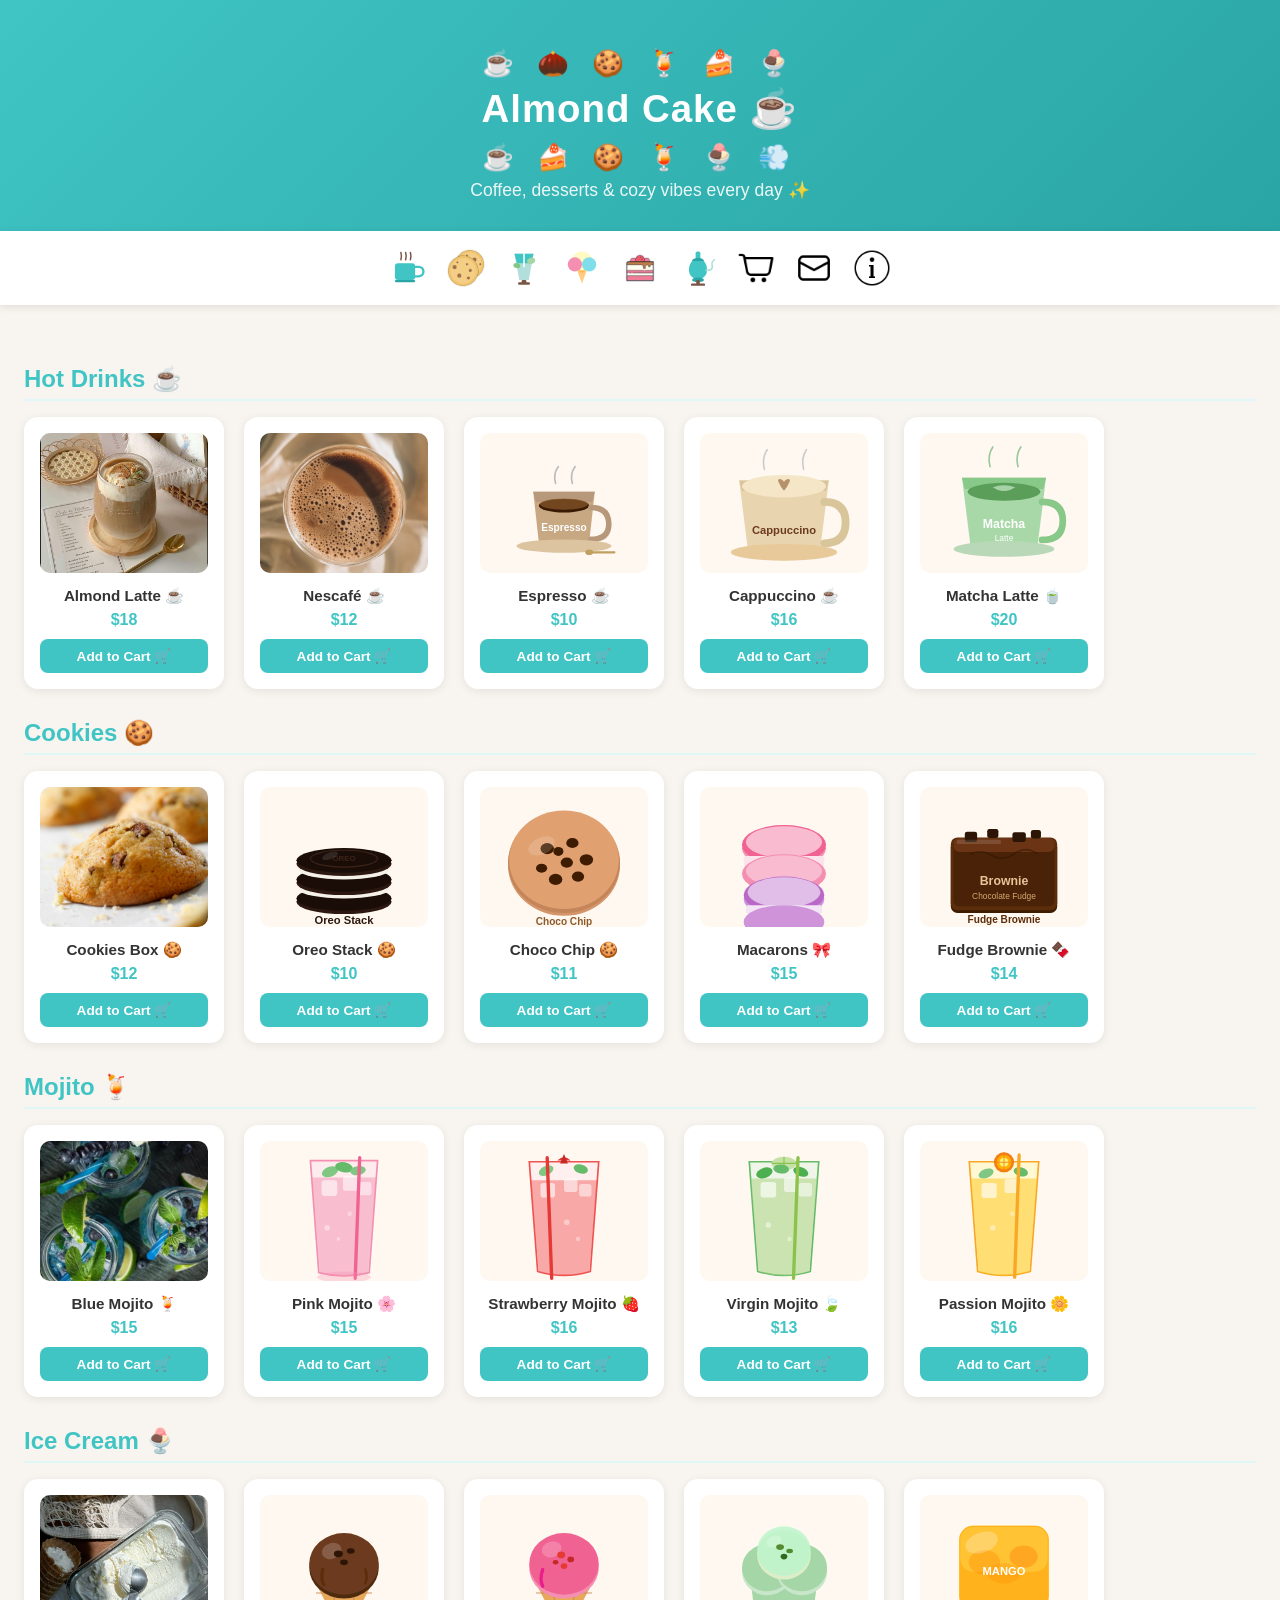
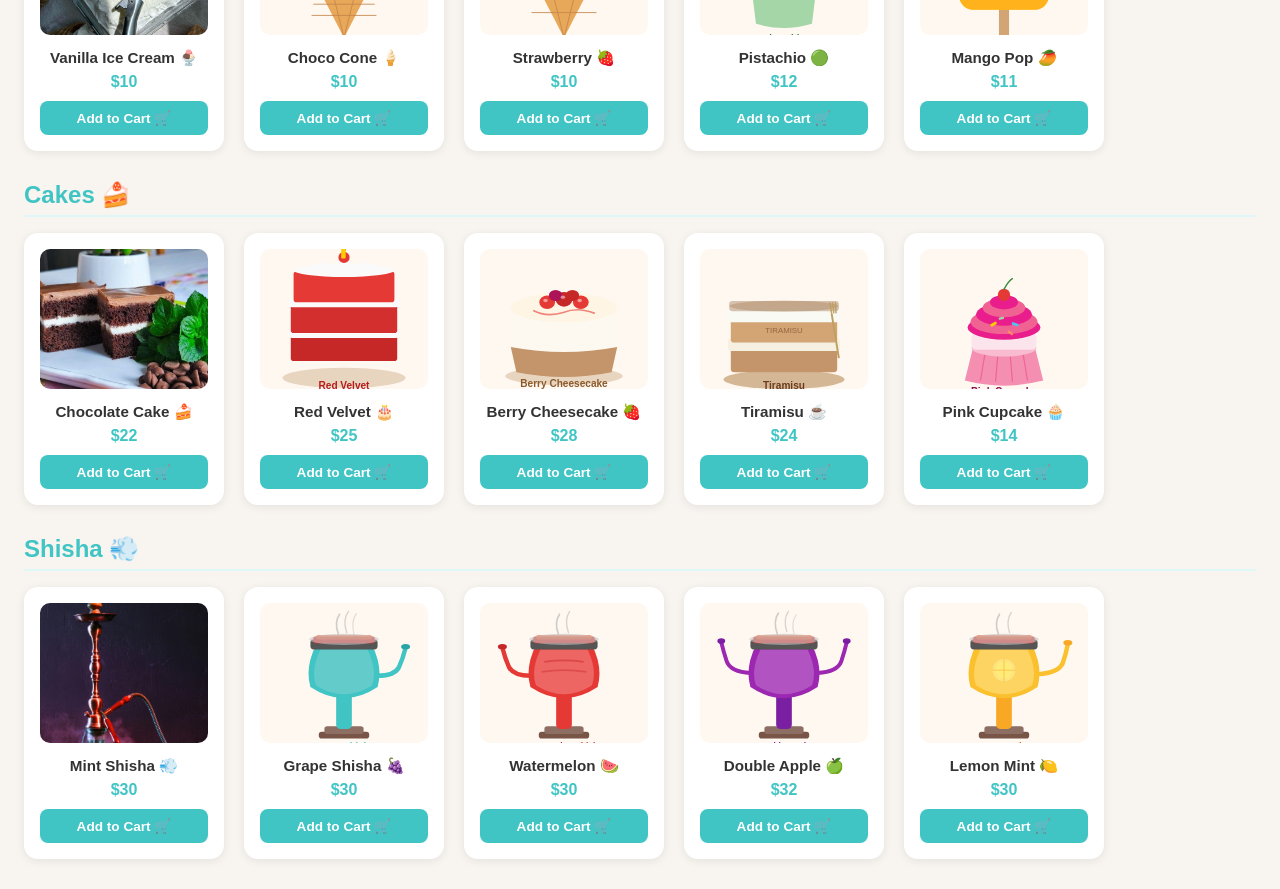
<file: index.html>
<!DOCTYPE html>
<html lang="en">
<head>
    <meta charset="UTF-8">
    <meta http-equiv="X-UA-Compatible" content="IE=edge">
    <meta name="viewport" content="width=device-width, initial-scale=1.0">
    <title>Almond Cake ☕</title>
    <link href="assets/styles.css" rel="stylesheet">
    <script src="assets/script.js" defer></script>
    <script src="assets/front.js" defer></script>
</head>

<body>

<div class="shopping-cart">

    <!-- Hero Section -->
    <header class="hero">

        <div class="blossoms">
            <span>☕</span>
            <span>🌰</span>
            <span>🍪</span>
            <span>🍹</span>
            <span>🍰</span>
            <span>🍨</span>
        </div>

        <h1>Almond Cake ☕</h1>

        <div class="bread">
            <span>☕</span>
            <span>🍰</span>
            <span>🍪</span>
            <span>🍹</span>
            <span>🍨</span>
            <span>💨</span>
        </div>

        <p class="tagline">
            Coffee, desserts & cozy vibes every day ✨
        </p>

    </header>

    <!-- Navigation -->
    <nav>
        <ul>

            <li title="Hot Drinks">
                <a href="#cakes">
                    <img src="./images/icons/coffee.svg" alt="Hot Drinks">
                </a>
            </li>

            <li title="Cookies">
                <a href="#cookies">
                    <img src="./images/icons/cookies.png" alt="Cookies">
                </a>
            </li>

            <li title="Mojito">
                <a href="#cupcake">
                    <img src="./images/icons/mojito.svg" alt="Mojito">
                </a>
            </li>

            <li title="Ice Cream">
                <a href="#croissant">
                    <img src="./images/icons/icecream.svg" alt="Ice Cream">
                </a>
            </li>

            <li title="Cake">
                <a href="#donut">
                    <img src="./images/icons/cake.png" alt="Cake">
                </a>
            </li>

            <li title="Shisha">
                <a href="#rolls">
                    <img src="./images/icons/shisha.svg" alt="Shisha">
                </a>
            </li>

            <!-- Cart -->
            <li title="Your Cart" id="cartbtn">
                <img class="still" src="./images/icons/cart.png" alt="Cart">
            </li>

            <!-- Contact -->
            <li title="Contact Us">
                <a href="contact.html">
                    <img class="still" src="./images/icons/contact.png" alt="Contact">
                </a>
            </li>

            <!-- About -->
            <li title="About Us">
                <a href="about.html">
                    <img class="still" src="./images/icons/about.png" alt="About">
                </a>
            </li>

        </ul>
    </nav>

    <!-- Products + Cart Container -->
    <div class="cart-container">

        <!-- Products -->
        <div class="products-container">

            <h2>Hot Drinks ☕</h2>
            <div class="cakes" id="cakes"></div>

            <h2>Cookies 🍪</h2>
            <div class="cookies" id="cookies"></div>

            <h2>Mojito 🍹</h2>
            <div class="cupcake" id="cupcake"></div>

            <h2>Ice Cream 🍨</h2>
            <div class="croissant" id="croissant"></div>

            <h2>Cakes 🍰</h2>
            <div class="donut" id="donut"></div>

            <h2>Shisha 💨</h2>
            <div class="rolls" id="rolls"></div>

        </div>

        <!-- Cart Sidebar -->
        <div class="cart-section">

            <button id="closeCart">✕</button>

            <h2 id="cart">Your Cart 🛒</h2>

            <div class="empty-btn"></div>

            <div class="cart"></div>

            <!-- Checkout -->
            <div class="checkout-container">

                <h2>Checkout 💳</h2>

                <div class="checkout">

                    <div class="cart-total"></div>

                    <label>Enter Cash Received:</label>

                    <input class="received" type="number" placeholder="0.00" min="0">

                    <button class="pay">Pay ✅</button>

                    <h3>Receipt 🧾</h3>

                    <div class="pay-summary"></div>

                </div>

            </div>

        </div>

    </div>

</div>

</body>
</html>
</file>
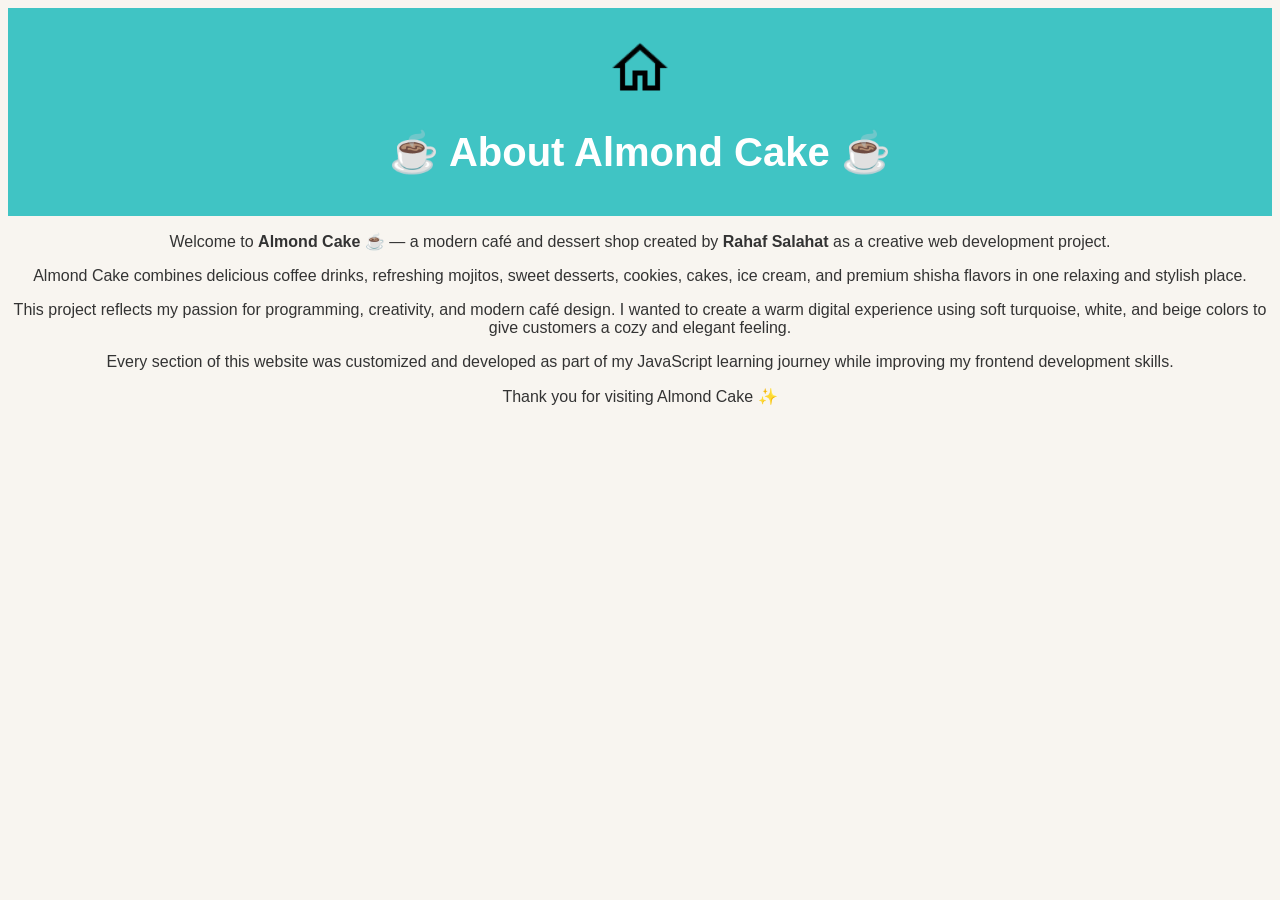
<file: about.html>
<!DOCTYPE html>
<html lang="en">

<head>

    <title>About Almond Cake ☕</title>

    <meta charset="UTF-8">
    <meta http-equiv="X-UA-Compatible" content="IE=edge">
    <meta name="viewport" content="width=device-width, initial-scale=1.0">

    <!-- CSS File -->
    <link rel="stylesheet" href="./assets/contact.css">

</head>

<body>

    <!-- Header -->
    <header>

        <!-- Home Button -->
        <div title="Home Page" id="home">

            <a href="index.html">

                <img class="still"
                    src="./images/icons/homepage.png"
                    alt="home">

            </a>

        </div>

        <!-- Main Title -->
        <h1>☕ About Almond Cake ☕</h1>

    </header>

    <!-- About Section -->
    <div class="about-container">

        <p>
            Welcome to <strong>Almond Cake ☕</strong> —
            a modern café and dessert shop created by
            <strong>Rahaf Salahat</strong> as a creative
            web development project.
        </p>

        <p>
            Almond Cake combines delicious coffee drinks,
            refreshing mojitos, sweet desserts, cookies,
            cakes, ice cream, and premium shisha flavors
            in one relaxing and stylish place.
        </p>

        <p>
            This project reflects my passion for
            programming, creativity, and modern café design.
            I wanted to create a warm digital experience
            using soft turquoise, white, and beige colors
            to give customers a cozy and elegant feeling.
        </p>

        <p>
            Every section of this website was customized
            and developed as part of my JavaScript learning
            journey while improving my frontend development
            skills.
        </p>

        <p>
            Thank you for visiting Almond Cake ✨
        </p>

    </div>

</body>

</html>
</file>
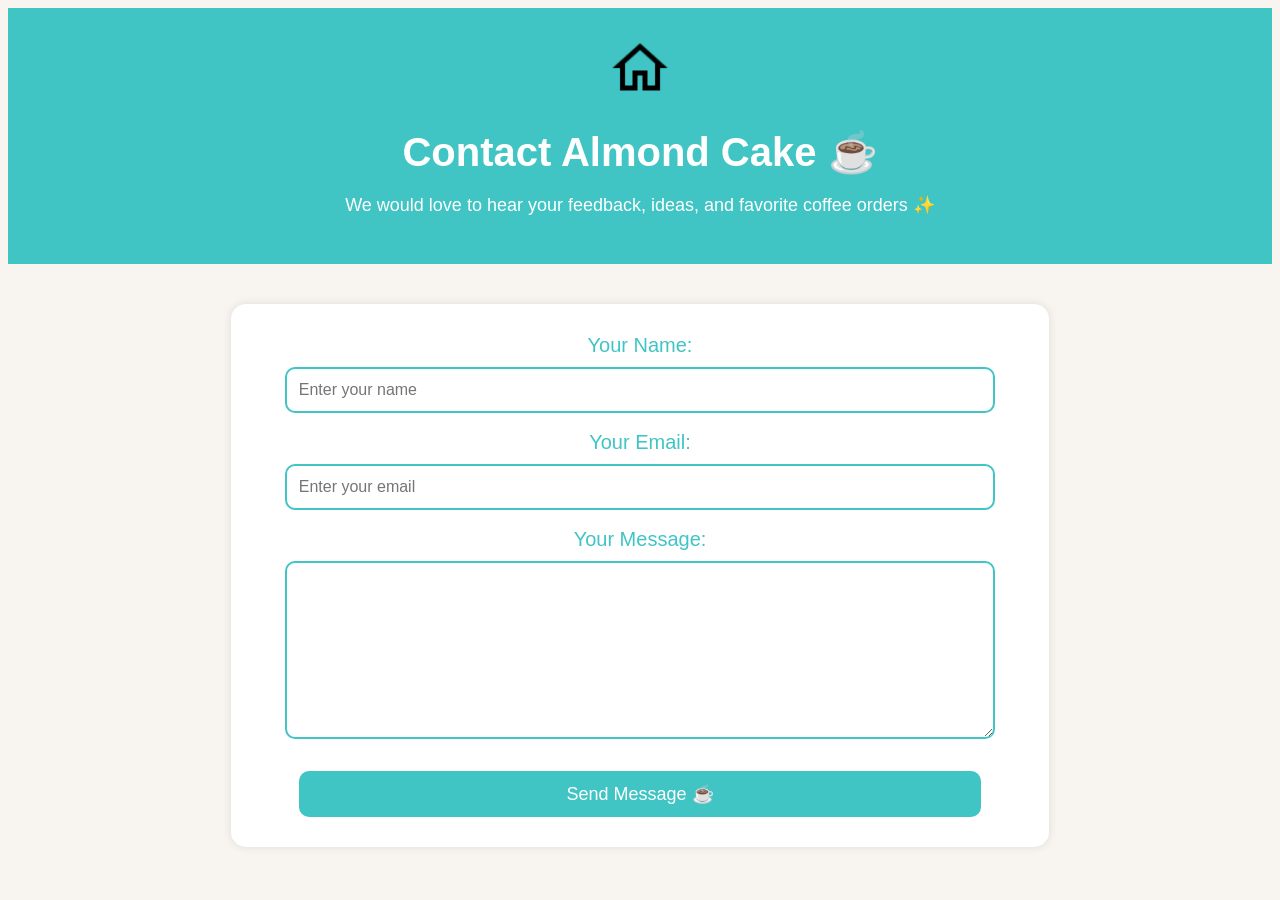
<file: contact.html>
<!DOCTYPE html>
<html lang="en">

<head>

    <title>Contact Almond Cake ☕</title>

    <meta charset="UTF-8">
    <meta http-equiv="X-UA-Compatible" content="IE=edge">
    <meta name="viewport" content="width=device-width, initial-scale=1.0">

    <!-- Contact Page CSS -->
    <link rel="stylesheet" href="./assets/contact.css">

</head>

<body>

    <!-- Header -->
    <header>

        <!-- Home Button -->
        <div title="Home Page" id="home">

            <a href="index.html">

                <img class="still"
                    src="./images/icons/homepage.png"
                    alt="home">

            </a>

        </div>

        <!-- Main Title -->
        <h1>Contact Almond Cake ☕</h1>

        <!-- Subtitle -->
        <p class="contact-text">
            We would love to hear your feedback, ideas,
            and favorite coffee orders ✨
        </p>

    </header>

    <!-- Contact Form -->
    <form action="https://formspree.io/f/xpqbzajk" method="post">

        <!-- Name -->
        <label for="name">Your Name:</label>

        <input
            required
            type="text"
            name="name"
            id="name"
            placeholder="Enter your name">

        <br><br>

        <!-- Email -->
        <label for="email">Your Email:</label>

        <input
            required
            type="email"
            name="email"
            id="email"
            placeholder="Enter your email">

        <br><br>

        <!-- Message -->
        <label for="message">Your Message:</label>

        <br>

        <textarea
            required
            name="message"
            id="message"
            placeholder="Write your message here...">
        </textarea>

        <br><br>

        <!-- Submit Button -->
        <input
            type="submit"
            name="submit"
            value="Send Message ☕">

    </form>

</body>

</html>
</file>
<file: assets/styles.css>
/* ===============================
   RESET & BASE
=============================== */

* {
    box-sizing: border-box;
    margin: 0;
    padding: 0;
}

body {
    background-color: #f8f5f0;
    color: #333;
    font-family: 'Segoe UI', Arial, sans-serif;
}

/* ===============================
   HERO
=============================== */

.hero {
    background: linear-gradient(135deg, #40c4c4, #2aa5a5);
    color: white;
    text-align: center;
    padding: 40px 20px 30px;
}

.hero h1 {
    font-size: 2.4rem;
    margin-bottom: 10px;
    letter-spacing: 1px;
}

.tagline {
    font-size: 1.1rem;
    opacity: 0.9;
    margin-top: 8px;
}

.blossoms, .bread {
    font-size: 1.6rem;
    letter-spacing: 8px;
    margin: 8px 0;
}

/* ===============================
   NAV
=============================== */

nav {
    background-color: #ffffff;
    box-shadow: 0 2px 8px rgba(0,0,0,0.1);
    position: sticky;
    top: 0;
    z-index: 100;
}

nav ul {
    list-style: none;
    display: flex;
    justify-content: center;
    align-items: center;
    flex-wrap: wrap;
    gap: 4px;
    padding: 10px 16px;
}

nav ul li {
    display: flex;
    align-items: center;
    justify-content: center;
    cursor: pointer;
    border-radius: 10px;
    transition: background 0.2s;
    position: relative;
}

nav ul li:hover {
    background-color: #e0f7f7;
}

nav ul li a {
    display: flex;
    padding: 8px;
}

nav ul li img {
    width: 38px;
    height: 38px;
    object-fit: contain;
}

/* Cart icon */
#cartbtn {
    padding: 8px;
    cursor: pointer;
    transition: transform 0.2s;
}

#cartbtn:hover {
    background-color: #e0f7f7;
    border-radius: 10px;
}

#cartbtn.cart-bounce {
    transform: scale(1.3);
}

/* ===============================
   LAYOUT
=============================== */

.cart-container {
    display: flex;
    min-height: 80vh;
}

.products-container {
    flex: 1;
    padding: 30px 24px;
}

.products-container h2 {
    color: #40c4c4;
    font-size: 1.5rem;
    margin: 30px 0 16px;
    border-bottom: 2px solid #e0f7f7;
    padding-bottom: 6px;
}

/* ===============================
   PRODUCT CARDS
=============================== */

.cakes, .cookies, .cupcake, .croissant, .donut, .rolls {
    display: flex;
    flex-wrap: wrap;
    gap: 20px;
}

.product-card {
    background: white;
    border-radius: 14px;
    padding: 16px;
    width: 200px;
    box-shadow: 0 2px 10px rgba(0,0,0,0.08);
    text-align: center;
    transition: transform 0.2s, box-shadow 0.2s;
}

.product-card:hover {
    transform: translateY(-4px);
    box-shadow: 0 6px 20px rgba(0,0,0,0.13);
}

.product-card img {
    width: 100%;
    height: 140px;
    object-fit: cover;
    border-radius: 10px;
    margin-bottom: 10px;
}

.product-card h3 {
    font-size: 0.95rem;
    margin-bottom: 6px;
    color: #333;
}

.product-card .price {
    font-size: 1rem;
    font-weight: bold;
    color: #40c4c4;
    margin-bottom: 10px;
}

/* ===============================
   BUTTONS
=============================== */

button {
    background-color: #40c4c4;
    color: white;
    border: none;
    border-radius: 8px;
    padding: 8px 14px;
    font-size: 0.85rem;
    cursor: pointer;
    transition: background 0.2s;
}

button:hover {
    background-color: #2aa5a5;
}

.add-to-cart {
    width: 100%;
    padding: 9px;
    font-size: 0.85rem;
    font-weight: bold;
}

/* ===============================
   CART SECTION (SIDEBAR)
=============================== */

.cart-section {
    width: 0;
    overflow: hidden;
    background-color: #ffffff;
    box-shadow: -4px 0 16px rgba(0,0,0,0.1);
    transition: width 0.3s ease;
    position: sticky;
    top: 60px;
    height: calc(100vh - 60px);
    overflow-y: auto;
    padding: 0;
    display: flex;
    flex-direction: column;
}

.cart-section.cart-open {
    width: 340px;
    padding: 20px;
}

#closeCart {
    background: none;
    color: #999;
    font-size: 1.2rem;
    padding: 4px 10px;
    align-self: flex-end;
    margin-bottom: 10px;
}

#closeCart:hover {
    color: #333;
    background: #f0f0f0;
}

#cart {
    color: #40c4c4;
    font-size: 1.2rem;
    margin-bottom: 14px;
}

/* ===============================
   CART ITEMS
=============================== */

.cart-item {
    background: #f8f5f0;
    border-radius: 10px;
    padding: 12px;
    margin-bottom: 12px;
    font-size: 0.88rem;
}

.cart-item h3 {
    font-size: 0.95rem;
    margin-bottom: 6px;
    color: #333;
}

.cart-item p {
    margin: 3px 0;
    color: #555;
}

.cart-item-btns {
    display: flex;
    gap: 6px;
    margin-top: 8px;
}

.cart-item-btns button {
    font-size: 0.8rem;
    padding: 5px 10px;
}

.cart-item-btns .remove {
    background-color: #ef5350;
}

.cart-item-btns .remove:hover {
    background-color: #c62828;
}

.empty-msg {
    color: #aaa;
    text-align: center;
    padding: 20px;
}

/* Empty cart button */
.empty-btn {
    margin: 8px 0 14px;
}

.empty {
    background-color: #ef5350;
    width: 100%;
}

.empty:hover {
    background-color: #c62828;
}

/* ===============================
   CHECKOUT
=============================== */

.checkout-container {
    border-top: 2px solid #e0f7f7;
    padding-top: 16px;
    margin-top: 10px;
}

.checkout-container h2 {
    color: #40c4c4;
    font-size: 1.1rem;
    margin-bottom: 10px;
}

.total-line {
    font-size: 1rem;
    color: #333;
    margin-bottom: 14px;
}

.total-line strong {
    color: #40c4c4;
    font-size: 1.1rem;
}

.checkout label {
    display: block;
    font-size: 0.9rem;
    color: #555;
    margin-bottom: 6px;
}

.received {
    width: 100%;
    padding: 9px 12px;
    border: 2px solid #40c4c4;
    border-radius: 8px;
    font-size: 0.95rem;
    margin-bottom: 10px;
    outline: none;
}

.received:focus {
    border-color: #2aa5a5;
}

.pay {
    width: 100%;
    padding: 10px;
    font-size: 0.95rem;
    font-weight: bold;
}

/* Receipt */
.checkout-container h3 {
    color: #555;
    font-size: 0.95rem;
    margin: 14px 0 8px;
}

.receipt-block {
    background: #f8f5f0;
    border-radius: 10px;
    padding: 12px;
    font-size: 0.88rem;
    line-height: 1.8;
}

.receipt-block hr {
    border: none;
    border-top: 1px solid #ddd;
    margin: 8px 0;
}
</file>
<file: assets/contact.css>
body {
    background-color: #f8f5f0;
    font-family: Arial, sans-serif;
    text-align: center;
    color: #333;
}

/* Header */
header {
    background-color: #40c4c4;
    color: white;
    padding: 30px;
}

/* Title */
h1 {
    font-size: 40px;
    margin-bottom: 10px;
}

/* Subtitle */
.contact-text {
    font-size: 18px;
}

/* Form */
form {
    background-color: white;
    width: 60%;
    margin: 40px auto;
    padding: 30px;
    border-radius: 15px;
    box-shadow: 0px 0px 10px rgba(0,0,0,0.1);
}

/* Labels */
label {
    font-size: 20px;
    color: #40c4c4;
}

/* Inputs */
input,
textarea {
    width: 90%;
    padding: 12px;
    margin-top: 10px;
    border: 2px solid #40c4c4;
    border-radius: 10px;
    font-size: 16px;
}

/* Textarea */
textarea {
    height: 150px;
}

/* Button */
input[type="submit"] {
    background-color: #40c4c4;
    color: white;
    border: none;
    cursor: pointer;
    font-size: 18px;
}

/* Hover Effect */
input[type="submit"]:hover {
    background-color: #2aa5a5;
}

/* Home Icon */
#home img {
    width: 60px;
}
</file>
